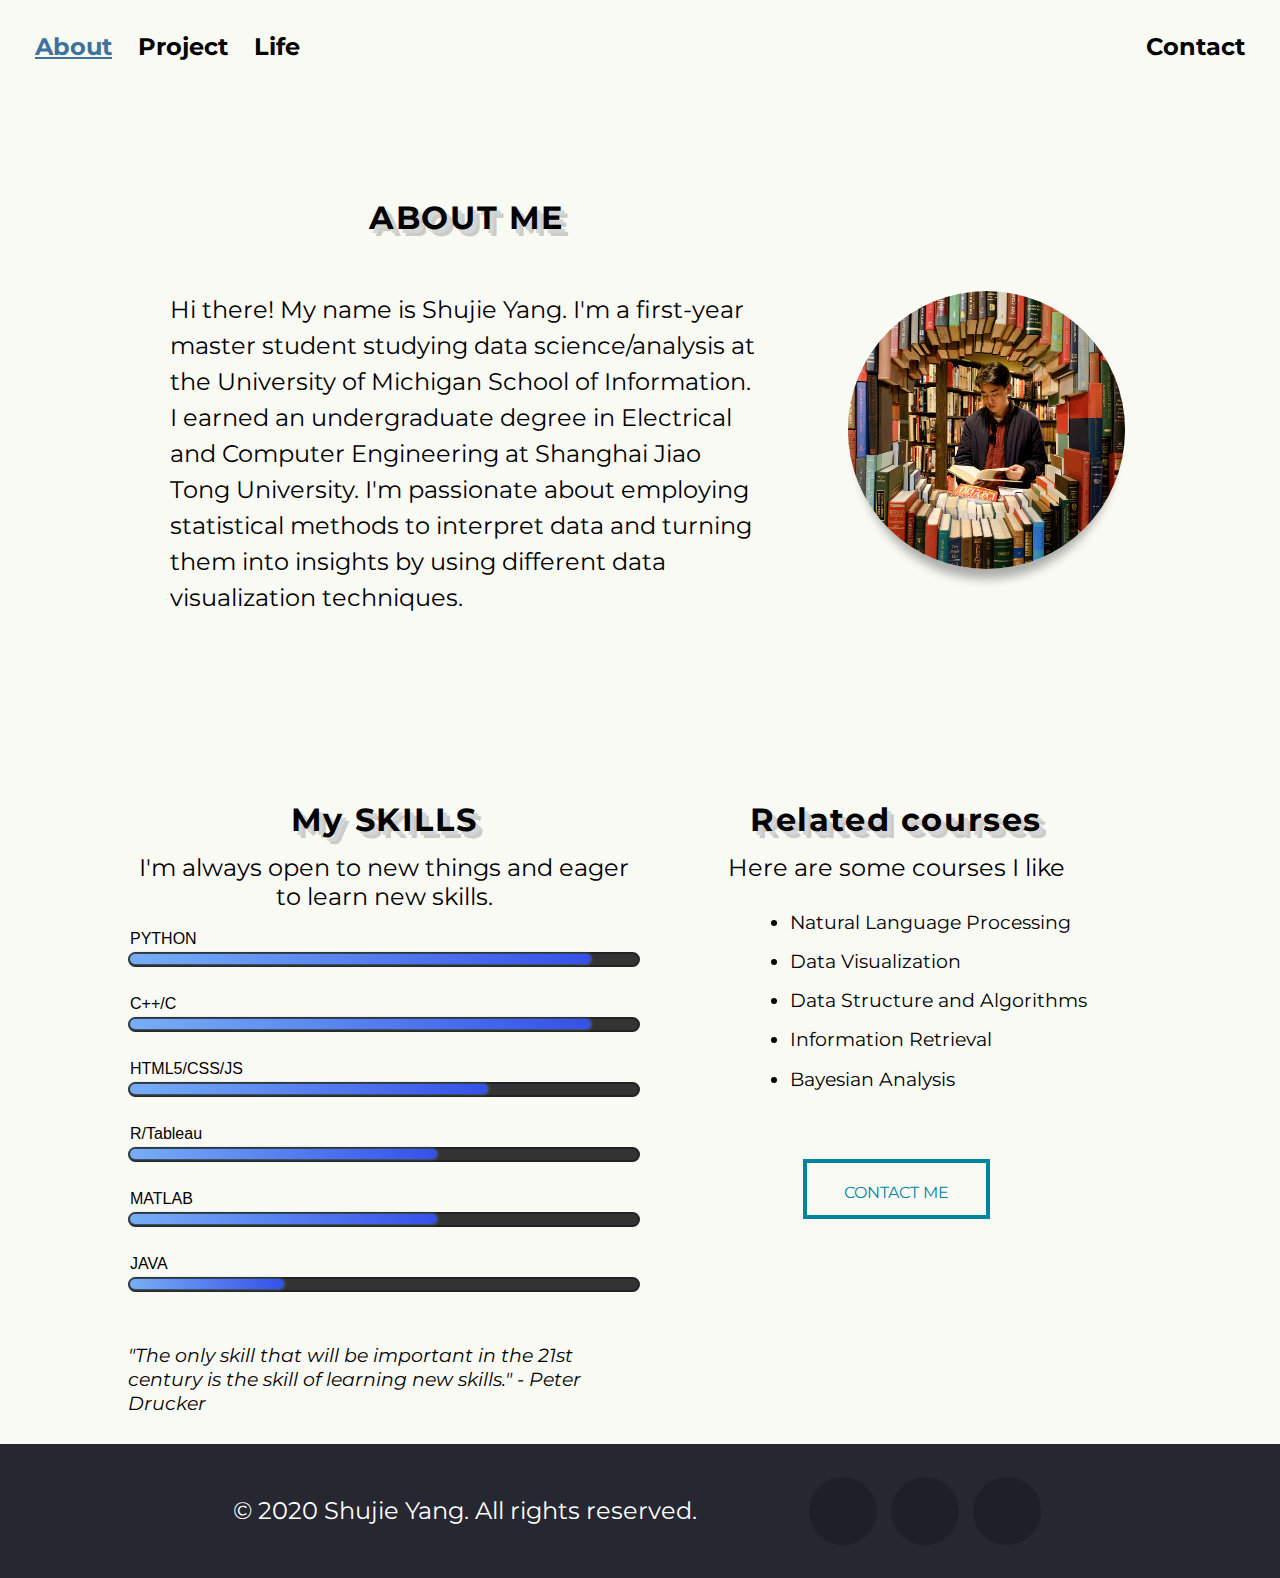
<file: index.html>
<!DOCTYPE html>
<html lang="en">
  <head>
    <meta charset="utf-8">
    <meta name="viewport" content="width=device-width, initial-scale=1.0">
    <link href="https://fonts.googleapis.com/css?family=Open+Sans" rel="stylesheet">
    <link href="https://fonts.googleapis.com/css?family=Montserrat:400" rel="stylesheet">
    <link rel="stylesheet" type="text/css" href="css/html5reset.css">
    <link rel="stylesheet" type="text/css" href="css/style.css">
    <!-- Global site tag (gtag.js) - Google Analytics -->
    <script async src="https://www.googletagmanager.com/gtag/js?id=UA-161144294-1"></script>
    <script>
      window.dataLayer = window.dataLayer || [];
      function gtag(){dataLayer.push(arguments);}
      gtag('js', new Date());

      gtag('config', 'UA-161144294-1');
    </script>
    <title>Shujie Yang</title>
  </head>
  <body>
    <main>
      <div class="skip"><a href="#main">Skip to Main Content</a></div>

      <div class="intro">
        <nav class="life">
          <ul>
          <!-- <li><a href="index.html">Home</a></li> -->
          <li><a class="current" href="index.html">About</a></li>
          <li><a href="project.html">Project</a></li>
          <li><a href="life.html">Life</a></li>
          <li><a href="contact.html" class="right">Contact</a></li>
          </ul>
        </nav>
      </div>



      <div class="aboutContainer" id="main">

        <!-- <h1></h1> -->
        <div>
          <h1 class="black retroshadow">
            ABOUT ME
          </h1>
          <p class="aboutText">
            Hi there! My name is Shujie Yang. I'm a first-year master student studying data science/analysis at the University of Michigan School of Information.
            I earned an undergraduate degree in Electrical and Computer Engineering at Shanghai Jiao Tong University. I'm passionate about employing statistical methods
            to interpret data and turning them into insights by using different data visualization techniques.
          </p>
        </div>


        <img id="image1" src="images/book.jpg" alt="" class="rounded-circle"/>

      </div>


      

      <div class="skillContainer">
        <div class="skillContent">
          <div class="col">
            <h2 class="black retroshadow">My SKILLS</h2>
            <p>I'm always open to new things and eager to learn new skills. </p>
            <ul id="skill">
            <li><span class="expand python"></span><em>PYTHON</em></li>
            <li><span class="expand cpp"></span><em>C++/C</em></li>
            <li><span class="expand web"></span><em>HTML5/CSS/JS</em></li>
            <li><span class="expand r"></span><em>R/Tableau</em></li>
            <li><span class="expand matlab"></span><em>MATLAB</em></li>
            <li><span class="expand java"></span><em>JAVA</em></li>
            </ul>
            <small>
              <!-- “We keep moving forward, opening new doors, and doing new things, because we’re curious and curiosity keeps leading us down new paths.” –Walt Disney -->
              "The only skill that will be important in the 21st century is the skill of learning new skills." - Peter Drucker
            </small>
          </div>

          <div class="course">
            <h2 class="black retroshadow">Related courses</h2>
            <p>Here are some courses I like</p>
            <ul class="courseList">
              <li>Natural Language Processing</li>
              <li>Data Visualization</li>
              <li>Data Structure and Algorithms</li>
              <li>Information Retrieval</li>
              <li>Bayesian Analysis</li>
            </ul>

            
            <div class="buttonContainer">
              <a href="contact.html" title="Contact Me" class="outline-button">Contact Me</a>  
            </div>

          </div>
        </div>
      </div>
      
      <footer>
        <div class="footerContent">
          <p>&copy; 2020 Shujie Yang. All rights reserved.</p>

            <ul class="social-networks square spin-icon">
              <li><a href="https://www.linkedin.com/in/shujie-yang-1ab812173/" class="icon-linkedin">LinkedIn</a></li>
              <!-- <li><a href="https://twitter.com/" class="icon-twitter">Twitter</a></li> -->
              <!-- <li><a href="https://www.facebook.com/" class="icon-facebook">Facebook</a></li> -->
              <!-- <li><a href="https://twitch.tv" class="icon-twitch">Twitch</a></li> -->
              <li><a href="https://github.com/AWDawson" class="icon-github">GitHub</a></li>
              <!-- <li><a href="https://pinterest.com" class="icon-pinterest">Pinterest</a></li> -->
              <li><a href="https://www.instagram.com/awdawson_/" class="icon-instagram">Instagram</a></li>
              <!-- <li><a href="https://vimeo.com" class="icon-vimeo">Vimeo</a></li> -->
            </ul>
          </div>
      </footer>

    </main>
  </body>
</html>
</file>
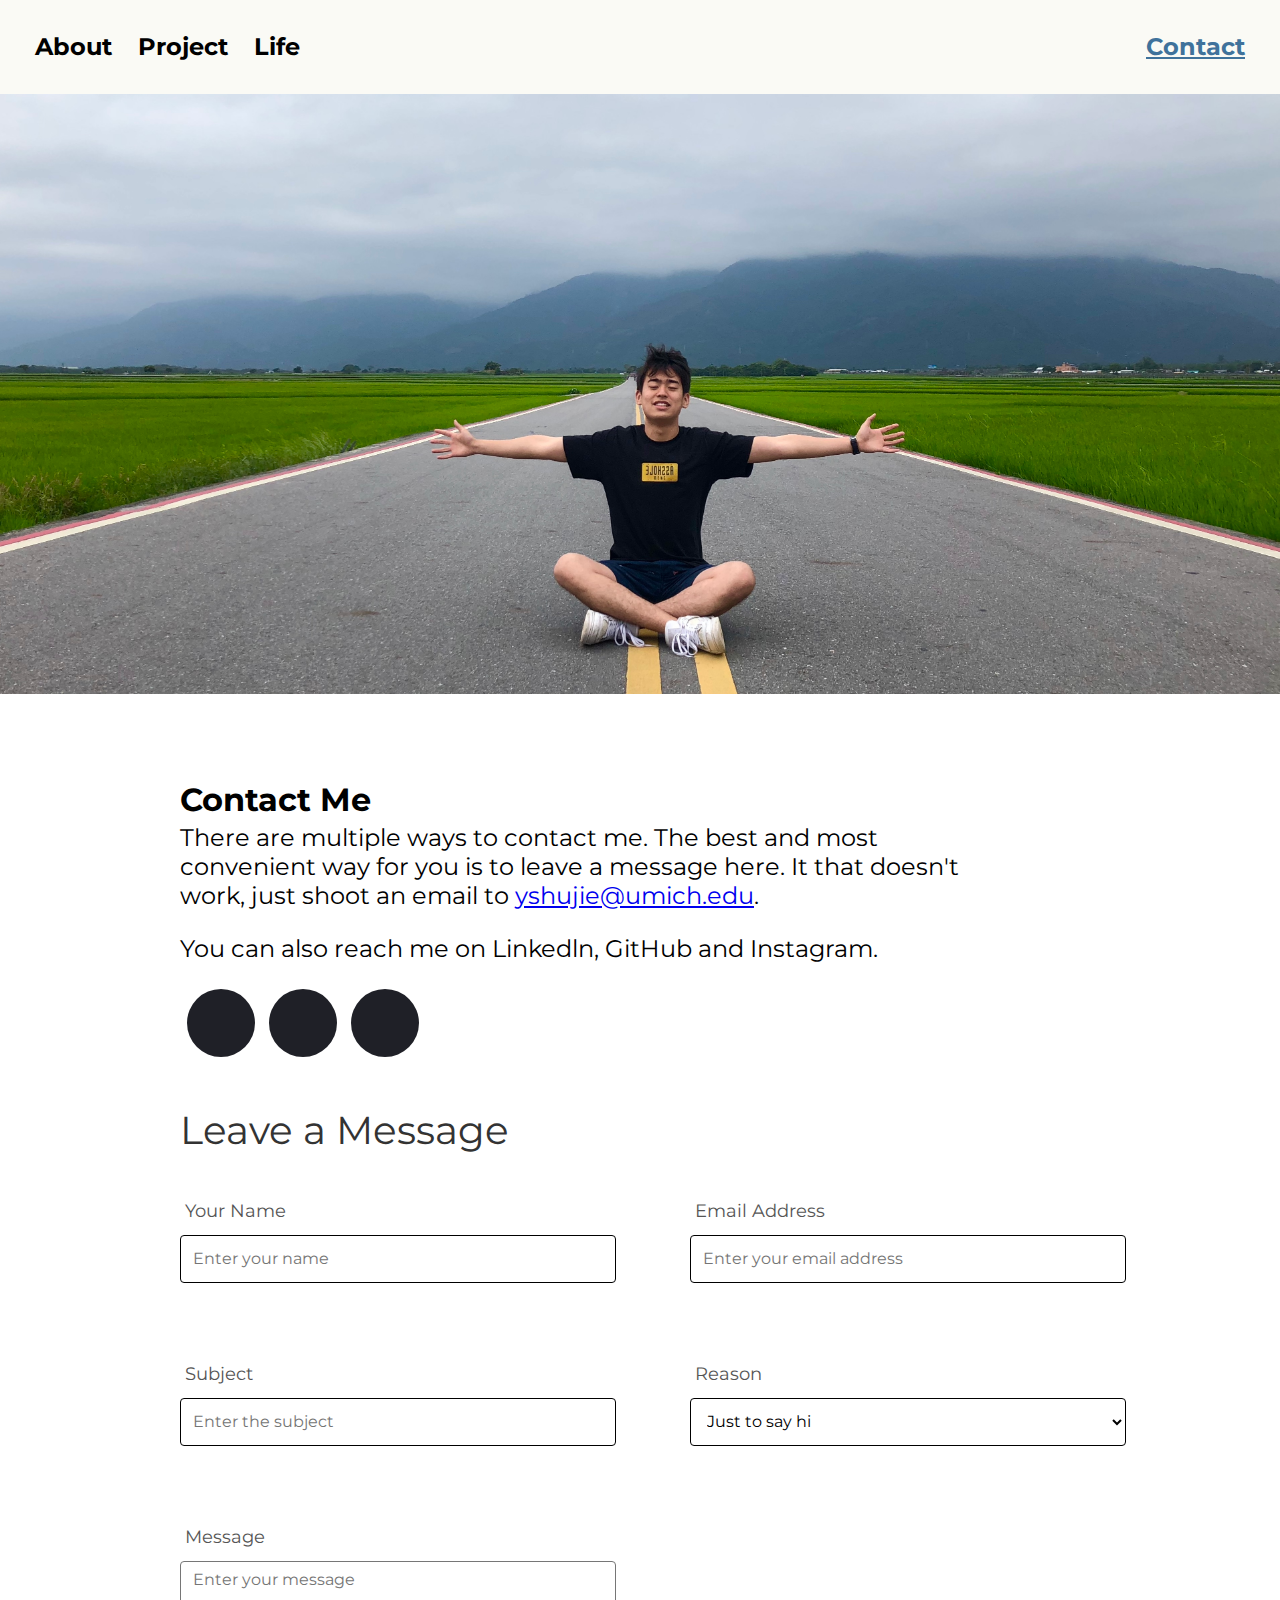
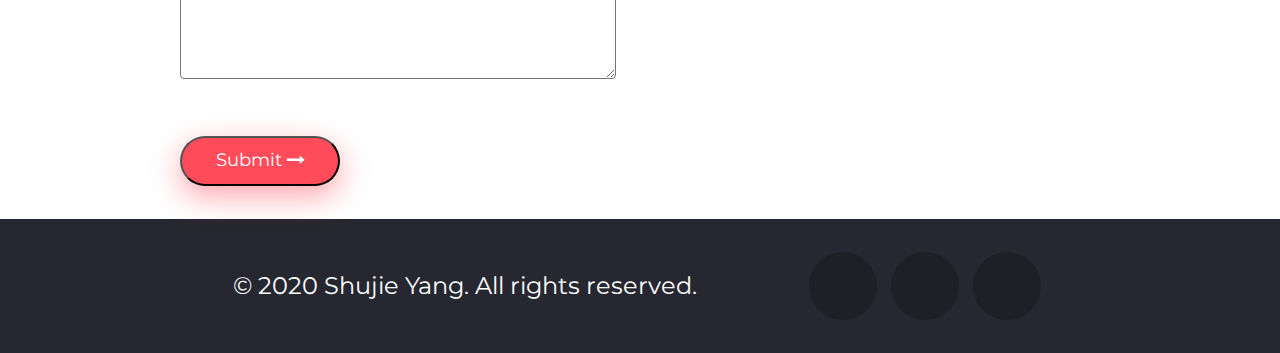
<file: contact.html>
<!DOCTYPE html>
<html lang="en">

	<head>
		<meta charset="utf-8">
    <meta name="viewport" content="width=device-width, initial-scale=1.0">
		<link href="https://fonts.googleapis.com/css?family=Open+Sans" rel="stylesheet">
		<link href="https://fonts.googleapis.com/css?family=Montserrat:400" rel="stylesheet">

		<link rel="stylesheet" type="text/css" href="fonts/font-awesome-4.7.0/css/font-awesome.min.css">
    <link rel="stylesheet" type="text/css" href="css/html5reset.css">
		<link rel="stylesheet" type="text/css" href="css/style.css">
		<!-- Global site tag (gtag.js) - Google Analytics -->
		<script async src="https://www.googletagmanager.com/gtag/js?id=UA-161144294-1"></script>
		<script>
			window.dataLayer = window.dataLayer || [];
			function gtag(){dataLayer.push(arguments);}
			gtag('js', new Date());

			gtag('config', 'UA-161144294-1');
		</script>
    <title>Shujie Yang</title>
	</head>

	<body class="contact">
		<main>
			<div class="skip"><a href="#main">Skip to Main Content</a></div>

			<div class="contactContainter">

				<nav class="contact">
					<ul>
					<!-- <li><a href="index.html">Home</a></li> -->
					<li><a href="index.html">About</a></li>
					<li><a href="project.html">Project</a></li>
					<li><a href="life.html">Life</a></li>
					<li><a class="current right" href="contact.html">Contact</a></li>
					</ul>
				</nav>

				<div class="parallax">
					<!-- <img src="images/road.jpg" alt="" class="parallax"> -->
				</div>



				<div class="wrap-contact" id="main">
					<form action="https://formspree.io/xknzzjey" method="POST">
						<fieldset>
							<div class="contactForm">
								<h1 class="black">
									Contact Me
								</h1>
								<p>There are multiple ways to contact me. The best and most convenient way for you is to
									leave a message here. It that doesn't work, just shoot an email to  
									<a href="mailto:yshujie@umich.com" target="_top">yshujie@umich.edu</a>.
								</p>

								<p>
									You can also reach me on Linkedln, GitHub and Instagram.								</p>
									<ul class="social-networks square spin-icon">
										<li><a href="https://www.linkedin.com/" class="icon-linkedin black">LinkedIn</a></li>
										<!-- <li><a href="https://twitter.com/" class="icon-twitter">Twitter</a></li> -->
										<!-- <li><a href="https://www.facebook.com/" class="icon-facebook">Facebook</a></li> -->
										<!-- <li><a href="https://twitch.tv" class="icon-twitch">Twitch</a></li> -->
										<li><a href="https://github.com/AWDawson" class="icon-github black">GitHub</a></li>
										<!-- <li><a href="https://pinterest.com" class="icon-pinterest">Pinterest</a></li> -->
										<li><a href="https://www.instagram.com/awdawson_/" class="icon-instagram black">Instagram</a></li>
										<!-- <li><a href="https://vimeo.com" class="icon-vimeo">Vimeo</a></li> -->
									</ul>


								<span>

								</span>




								<span class="form-title">
									Leave a Message
								</span>

								<div class="wrap-input rs1-wrap-input">
									<label for ="name">Your Name</label>
									<input type="text" id ="name" name="fname" placeholder="Enter your name"/> 
								</div>

								<div class="wrap-input rs1-wrap-input">
									<label for ="email">Email Address</label>
									<input type="text" id="email" name ="em" placeholder="Enter your email address"/> 
								</div>

								<div class="wrap-input rs1-wrap-input">
									<label for ="subject">Subject</label>
									<input type="text" id="subject" name ="sub" placeholder="Enter the subject"/> 
								</div>

								<div class="wrap-input rs1-wrap-input">
									<label for ="reason">Reason</label>
									<select id="reason" name ="why">
									<option> Just to say hi </option>
									<option> Job </option>
									<option> Business </option>
									</select>
								</div>

								<div class="wrap-input rs1-wrap-input">
									<label for ="message">Message</label>
									<textarea id = "message" name="_message" required placeholder="Enter your message"></textarea>
								</div>

								<div class="container-contact100-form-btn">
									<button class="contact100-form-btn">
										<span>
											Submit
											<i class="fa fa-long-arrow-right m-l-7" aria-hidden="true"></i>
										</span>
									</button>
								</div>

							</div>

						</fieldset>
					</form>
				</div>

				<footer>
					<div class="footerContent">
						<p>&copy; 2020 Shujie Yang. All rights reserved.</p>

							<ul class="social-networks square spin-icon">
								<li><a href="https://www.linkedin.com/in/shujie-yang-1ab812173/" class="icon-linkedin">LinkedIn</a></li>
								<!-- <li><a href="https://twitter.com/" class="icon-twitter">Twitter</a></li> -->
								<!-- <li><a href="https://www.facebook.com/" class="icon-facebook">Facebook</a></li> -->
								<!-- <li><a href="https://twitch.tv" class="icon-twitch">Twitch</a></li> -->
								<li><a href="https://github.com/AWDawson" class="icon-github">GitHub</a></li>
								<!-- <li><a href="https://pinterest.com" class="icon-pinterest">Pinterest</a></li> -->
								<li><a href="https://www.instagram.com/awdawson_/" class="icon-instagram">Instagram</a></li>
								<!-- <li><a href="https://vimeo.com" class="icon-vimeo">Vimeo</a></li> -->
							</ul>
						</div>
				</footer>

			</div>



			
		</main>
	</body>

</html>
</file>
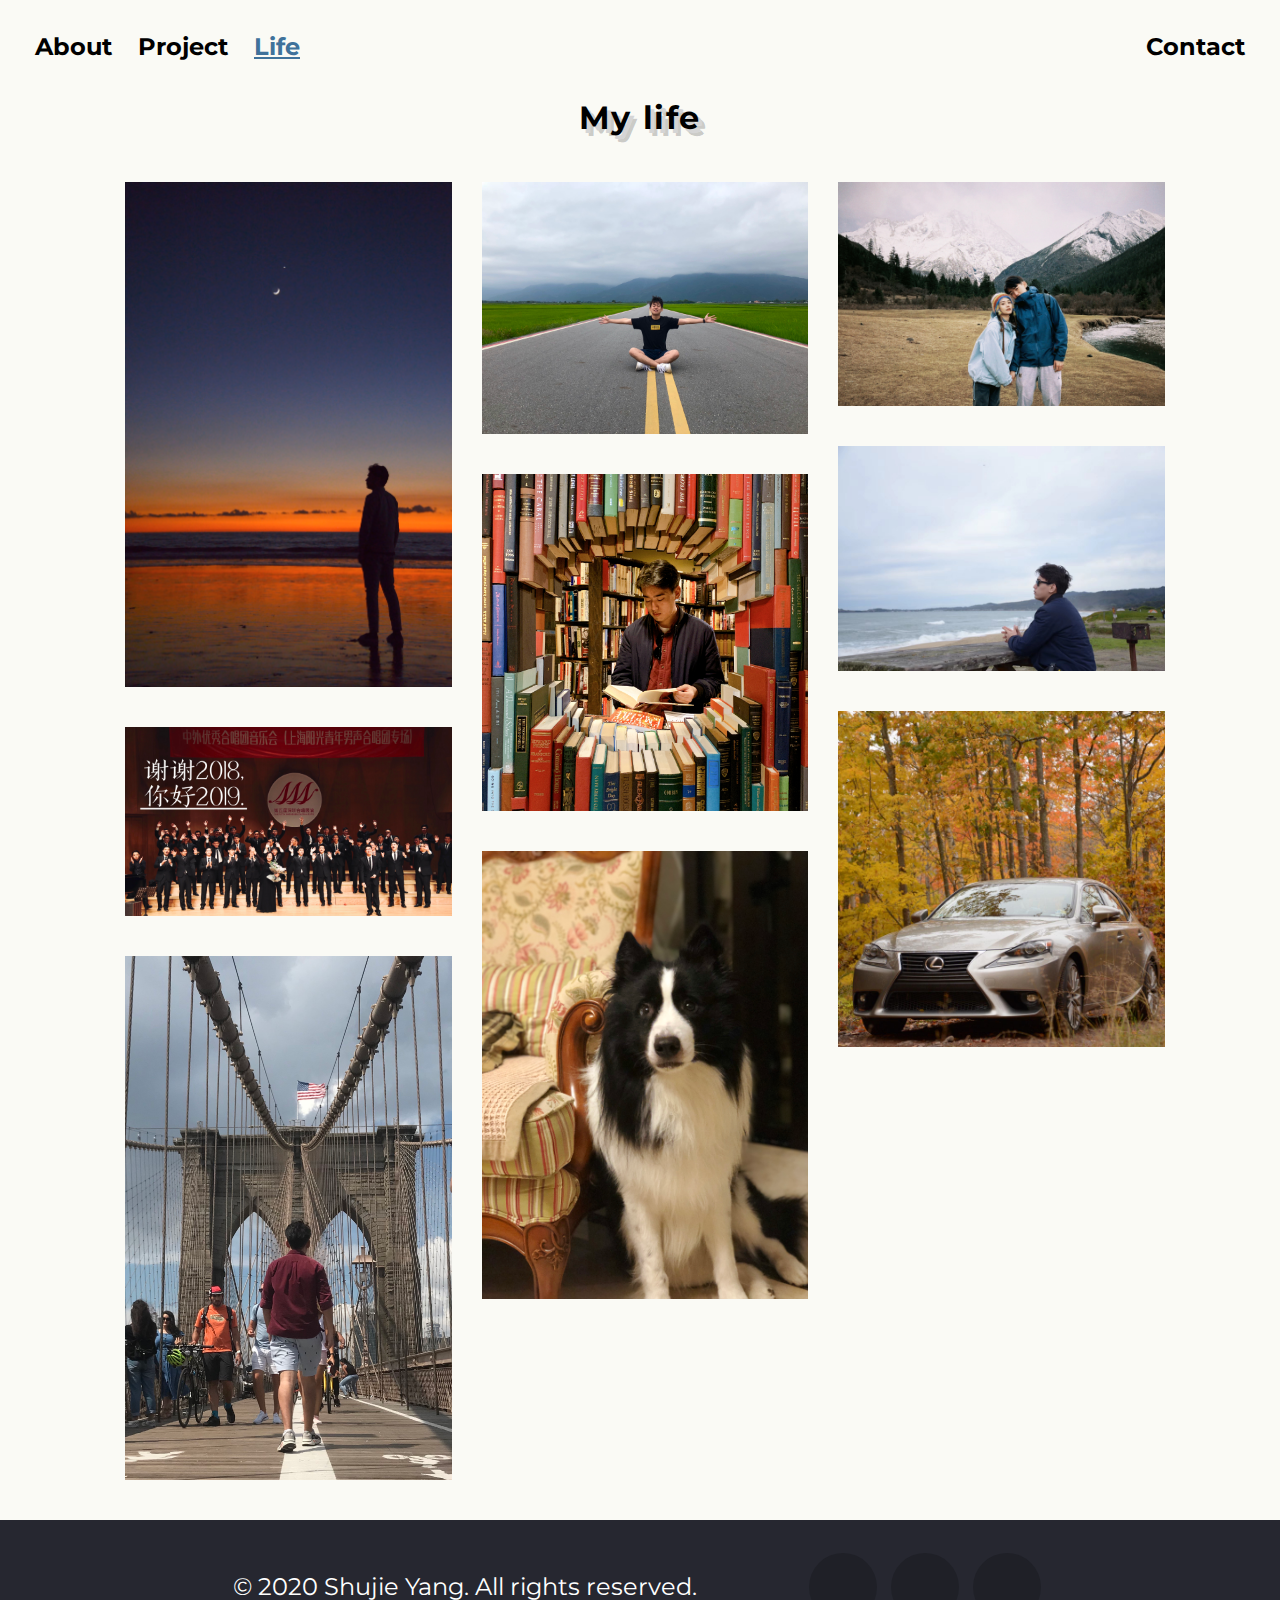
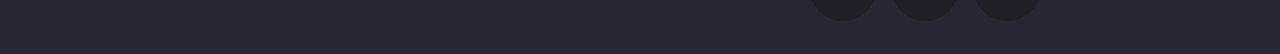
<file: life.html>
<!DOCTYPE html>
<html lang="en">
  <head>
    <meta charset="utf-8">
    <meta name="viewport" content="width=device-width, initial-scale=1.0">
    <link href="https://fonts.googleapis.com/css?family=Open+Sans" rel="stylesheet">
    <link href="https://fonts.googleapis.com/css?family=Montserrat:400" rel="stylesheet">

    <link rel="stylesheet" type="text/css" href="css/html5reset.css">
    <link rel="stylesheet" type="text/css" href="css/style.css">
    <!-- Global site tag (gtag.js) - Google Analytics -->
    <script async src="https://www.googletagmanager.com/gtag/js?id=UA-161144294-1"></script>
    <script>
      window.dataLayer = window.dataLayer || [];
      function gtag(){dataLayer.push(arguments);}
      gtag('js', new Date());

      gtag('config', 'UA-161144294-1');
    </script>
    <title>Shujie Yang</title>
  </head>
  <body>
    <main>
      <div class="skip"><a href="#main">Skip to Main Content</a></div>

      <div class="intro">
        <nav class="life">
          <ul>
          <!-- <li><a href="index.html">Home</a></li> -->
          <li><a href="index.html">About</a></li>
          <li><a href="project.html">Project</a></li>
          <li><a class="current" href="life.html">Life</a></li>
          <li><a href="contact.html" class="right">Contact</a></li>
          </ul>
        </nav>

      </div>

      <h1 class="black retroshadow" id="main">
        My life
      </h1>

      <div class="gallery">

        <div class="column">
          <div class="card">
            <img src="images/background-2.jpeg" alt="Sunset on the Santa Monica Beach" />

            <div class="overlay">
              <h2>Los Angeles</h2>
              <p>Sunset on the Santa Monica Beach</p>
            </div>

          </div>
          <div class="card cardLarge">
            <img src="images/choir.jpg" alt="The Choir I've stayed for more than 5 years" />
            <div class="overlay">
              <h2>Shenzhen</h2>
              <p>The Choir I've stayed for more than 5 years</p>
            </div>
          </div>
          <div class="card">
            <img src="images/bridge.jpg" alt="Brooklyn Bridge" />
            <div class="overlay">
              <h2>New York City</h2>
              <p>Brooklyn Bridge</p>
            </div>
          </div>
        </div>

        <div class="column">
          <div class="card">
            <img src="images/road.jpg" alt="Mr. Brown Avenue" />
            <div class="overlay">
              <h2>Taiwan</h2>
              <p>Mr. Brown Avenue</p>
            </div>
          </div>

          <div class="card">
            <img src="images/book.jpg" alt="The Last Bookstore" />
            <div class="overlay">
              <h2>Los Angeles</h2>
              <p>The Last Bookstore</p>
            </div>
          </div>
          <div class="card">
            <img src="images/bear.jpg" alt="My dog and his name is Bear" />
            <div class="overlay">
              <h2>Shanghai</h2>
              <p>My dog and his name is Bear</p>
            </div>
          </div>
        </div>


        <div class="column">
          <div class="card">
            <img src="images/mountain.JPG" alt="Snow Mountain" />
            <div class="overlay">
              <h2>Sichuan</h2>
              <p>Snow Mountain</p>
            </div>
          </div>
          <div class="card">
            <img src="images/sea.jpeg" alt="Pacific Coast Highway Road Trip" />
            <div class="overlay">
              <h2>California</h2>
              <p>Pacific Coast Highway Road Trip</p>
            </div>
          </div>
          <div class="card">
            <img src="images/car.jpg" alt="My Lexus IS 300 in Michigan's Upper Peninsula" />
            <div class="overlay">
              <h2>Michigan</h2>
              <p>My Lexus IS 300 in Michigan's Upper Peninsula</p>
            </div>
          </div>
        </div>

      </div>
      
      
      <footer>
        <div class="footerContent">
          <p>&copy; 2020 Shujie Yang. All rights reserved.</p>

            <ul class="social-networks square spin-icon">
              <li><a href="https://www.linkedin.com/in/shujie-yang-1ab812173/" class="icon-linkedin">LinkedIn</a></li>
              <!-- <li><a href="https://twitter.com/" class="icon-twitter">Twitter</a></li> -->
              <!-- <li><a href="https://www.facebook.com/" class="icon-facebook">Facebook</a></li> -->
              <!-- <li><a href="https://twitch.tv" class="icon-twitch">Twitch</a></li> -->
              <li><a href="https://github.com/AWDawson" class="icon-github">GitHub</a></li>
              <!-- <li><a href="https://pinterest.com" class="icon-pinterest">Pinterest</a></li> -->
              <li><a href="https://www.instagram.com/awdawson_/" class="icon-instagram">Instagram</a></li>
              <!-- <li><a href="https://vimeo.com" class="icon-vimeo">Vimeo</a></li> -->
            </ul>
          </div>
      </footer>

    </main>
  </body>
</html>
</file>
<file: css/style.css>
/*//////////////////////////////////////////////////////////////////
[ FONT ]*/

@font-face {
  font-family: Poppins-Regular;
  src: url('../fonts/poppins/Poppins-Regular.ttf'); 
}

@font-face {
  font-family: Poppins-Medium;
  src: url('../fonts/poppins/Poppins-Medium.ttf'); 
}

@font-face {
  font-family: Poppins-Bold;
  src: url('../fonts/poppins/Poppins-Bold.ttf'); 
}

@font-face {
  font-family: Poppins-SemiBold;
  src: url('../fonts/poppins/Poppins-SemiBold.ttf'); 
}

html{
  scroll-behavior: smooth;
}

body{
  background-color: #fafaf5;
  font-family: Montserrat, Poppins-Regular;;
  font-size: 24px;
  margin: 0;
  padding: 0;
}

body#index-body{
  background-image: url("../images/background.jpeg");
  background-size: cover;
}

footer#index-footer{
  color: #fff;
}




h1, h2{
  color: #fff;
  font-size: 32px;
  line-height: 1.5;
  text-align: center;
}

nav{
  /* background-color: #ddd; */
  text-align: left;
  padding: 35px 35px;
  align-self: center;
}


nav li{
  display:inline;
  padding-right:20px;
}

nav li a.right{
  float: right;
}

nav a{
  color: white;
  font-weight: bold;
  text-decoration: none;
  font-family: Montserrat, Poppins-Regular;
}

nav a:hover{
  text-decoration: underline;
}

.skip a{
  background: #fff;
  left: 0;
  padding: 6px;
  -webkit-transition: top 1s ease-out;
  transition: top 1s ease-out;
  z-index: 1;

  /*Your code here - position relative to the parent */
  position: absolute;
  /*Your code here - place 40px higher */;
  top: -40px;
}

.skip a:focus{
  top:0px;
}
 

/* *:focus{
  border: 2px solid #000;
} */

footer{
  background-color: transparent;
  background: #262730 url(https://s3-us-west-2.amazonaws.com/s.cdpn.io/93/noise-bg.png) repeat 0 0;
  color: #000;
  color: #fff;
  text-align: center;
}

.footerContent{
  display: flex;
  padding: 33px 180px 33px 180px;
  flex-wrap: wrap;
  justify-content: space-around;
  align-items: center;
  position: relative;
}

.intro{
  /* Parallax effect */
  /* background-attachment: fixed; 
  background-position: center;
  background-repeat: no-repeat; 
  background-size: cover;     
  height: 1000px;  */
  /* Parallax effect */
  /* background-color: #000; */
  color: #fff;
  grid-column: 1 / -1;
  grid-row: 1 / span 1;
  /* background-image: url('../images/sunset2.jpeg'); */
}

header h1{
  font-size: 60px;
}

header p{
  color: white;
  font-size: 28px;
  padding: 0 100px;
  text-align: center;
}

.container{
  display: grid;
  grid-template-columns: auto 600px auto;
  grid-template-rows: 900px 20px;
}

.text-block{
  background-color: rgba(255, 255, 255, .8);
  border: 10px solid #000;
  padding: 30px;
  align-self: center;
}

li.right{
  float: right;
}

/*==================================================================
[ Landing Page ]*/
.large-header {
	position: relative;
	width: 100%;
	background: #333;
	overflow: hidden;
	background-size: cover;
	background-position: center center;
	z-index: 1;
}

#large-header {
	background-image: url('https://www.marcoguglie.it/Codepen/AnimatedHeaderBg/demo-1/img/demo-1-bg.jpg');
}

.main-title {
	position: absolute;
	margin: 0;
	padding: 0;
	color: #f9f1e9;
	text-align: center;
	top: 50%;
	left: 50%;
	-webkit-transform: translate3d(-50%,-50%,0);
	transform: translate3d(-50%,-50%,0);
}

.demo-canvas .main-title {
	text-transform: uppercase;
	font-size: 4.2em;
	letter-spacing: 0.1em;
}

.main-title .thin {
	font-weight: 200;
}


/*==================================================================
[ Contact Page ]*/

.contactContainer{
  display: grid;
  grid-template-columns: auto 600px auto;
  grid-template-rows: 1000px 1000px 300px;
}

.wrap-contact {
  display: flex;
  flex-wrap: wrap;
  justify-content: center;
  align-items: center;

  /* width: 1170px; */
  background: #fff;

  /* background: #F5FCEE ; */
  /* border: 1px black solid; */
  /* border-radius: 10px; */
  padding: 82px 180px 33px 180px;
  position: relative;
}

.wrap-input {
  width: 100%;
  position: relative;
  /* border-bottom: 2px solid #d9d9d9; */
  padding-bottom: 13px;
  margin-bottom: 65px;
}

.rs1-wrap-input {
  width: calc((100% - 100px) / 2);
}

nav.contact a{
  color: #000;
}

label{
  display: block;
  color: #555;
  margin-bottom: 10px;
  font-size: 18px;
  line-height: 1.5;
  padding-left: 5px;
  font-family: Montserrat, Poppins-Regular;
}

fieldset{
  border-radius: 10px;
}

.contactForm{
  display: flex;
  flex-wrap: wrap;
  justify-content: space-between;
}

.contactForm p{
  margin: 0 100px 25px 0;
  line-height: 1.2;
}



.form-title {
  display: block;
  width: 100%;
  font-size: 39px;
  color: #333333;
  line-height: 1.2;
  text-align: left;
  padding-top: 50px;
  padding-bottom: 44px;
  font-family: Montserrat, Poppins-Bold;
}



input[type=text], input[type=submit], select{
  display: block;
  background: transparent;
  border: 1px solid black;
  width: 100%;
  height: 30px;
  padding: 8px 12px;
  -webkit-box-sizing: content-box;
  -moz-box-sizing: content-box;
  box-sizing: content-box;
  border-radius: 4px;
  font-size: 16px;
  /* color: #555; */
  line-height: 1.2;
  font-family: Montserrat, Poppins-SemiBold;
}

textarea{
  width: 100%;
  height: 100px;
  padding: 8px 12px;
  border-radius: 4px;
  font-size: 16px;
  -webkit-box-sizing: content-box;
  -moz-box-sizing: content-box;
  box-sizing: content-box;
  font-family: Montserrat, Poppins-SemiBold;
}

input, textarea, select{
  background-color:#FFFFFF;
}

input:focus{
  border: 2px solid black;
}

.parallax {
  /* The image used */
  background-image: url("../images/road2.jpg");

  /* Full height */
  height: 600px;

  /* Create the parallax scrolling effect */
  background-attachment: fixed;
  background-position: center;
  background-repeat: no-repeat;
  background-size: cover;
}

/*==================================================================
[ Button ]*/

.container-contact100-form-btn {
  width: 100%;
  display: -webkit-box;
  display: -webkit-flex;
  display: -moz-box;
  display: -ms-flexbox;
  display: flex;
  flex-wrap: wrap;
  margin-top: -25px;
}

.contact100-form-btn {
  display: -webkit-box;
  display: -webkit-flex;
  display: -moz-box;
  display: -ms-flexbox;
  display: flex;
  justify-content: center;
  align-items: center;
  padding: 0 20px;
  min-width: 160px;
  height: 50px;
  background-color: #ff4b5a;
  /* background-color: #33B8FF; */
  border-radius: 25px;

  font-family: Montserrat, Poppins-Medium;
  font-size: 18px;
  color: #fff;
  line-height: 1.2;

  -webkit-transition: all 0.4s;
  -o-transition: all 0.4s;
  -moz-transition: all 0.4s;
  transition: all 0.4s;

  box-shadow: 0 10px 30px 0px rgba(255, 75, 90, 0.5); 
  -moz-box-shadow: 0 10px 30px 0px rgba(255, 75, 90, 0.5);
  -webkit-box-shadow: 0 10px 30px 0px rgba(255, 75, 90, 0.5);
  -o-box-shadow: 0 10px 30px 0px rgba(255, 75, 90, 0.5);
  -ms-box-shadow: 0 10px 30px 0px rgba(255, 75, 90, 0.5);
}

.contact100-form-btn i {
  -webkit-transition: all 0.4s;
  -o-transition: all 0.4s;
  -moz-transition: all 0.4s;
  transition: all 0.4s;
}

.contact100-form-btn:hover {
  background-color: #333333;
  box-shadow: 0 10px 30px 0px rgba(51, 51, 51, 0.5);
  -moz-box-shadow: 0 10px 30px 0px rgba(51, 51, 51, 0.5);
  -webkit-box-shadow: 0 10px 30px 0px rgba(51, 51, 51, 0.5);
  -o-box-shadow: 0 10px 30px 0px rgba(51, 51, 51, 0.5);
  -ms-box-shadow: 0 10px 30px 0px rgba(51, 51, 51, 0.5);
}

.contact100-form-btn:hover i {
  -webkit-transform: translateX(10px);
  -moz-transform: translateX(10px);
  -ms-transform: translateX(10px);
  -o-transform: translateX(10px);
  transform: translateX(10px);
}

/*==================================================================
[ Gallery ]*/

nav.life a{
  color: #000;
}

h1.black, h2.black {
  color: #000;
  font-family: Montserrat;
}

.gallery{
  display: flex;
  flex-direction: row;
  flex-wrap: wrap;
  justify-content: center;
  margin: 20px 100px 20px ;
}

.column{
  display: flex;
  flex-wrap: wrap;
  flex-direction: column;
  width: 33%;
}

.card > img{
  margin: 10px;
  width: 100%;
  display: block;
  position: relative;
  -webkit-transition: all 0.35s;
  transition: all 0.35s;
}

.card{
  margin: 10px;
  overflow: hidden;
  float: left;
  position: relative;
  text-align: center;
  cursor: default;
}

.card .overlay {
  position: absolute;
  overflow: hidden;
  width: 80%;
  height: 80%;
  left: 10%;
  top: 10%;
  border-bottom: 1px solid #FFF;
  border-top: 1px solid #FFF;
  -webkit-transition: opacity 0.35s, -webkit-transform 0.35s;
  transition: opacity 0.35s, transform 0.35s;
  -webkit-transform: scale(0,1);
  -ms-transform: scale(0,1);
  transform: scale(0,1);
}

.card:hover .overlay {
  opacity: 1;
  filter: alpha(opacity=100);
  -webkit-transform: scale(1);
  -ms-transform: scale(1);
  transform: scale(1);
}

.card:hover img {
  filter: url('data:image/svg+xml;charset=utf-8,<svg xmlns="http://www.w3.org/2000/svg"><filter id="filter"><feComponentTransfer color-interpolation-filters="sRGB"><feFuncR type="linear" slope="0.6" /><feFuncG type="linear" slope="0.6" /><feFuncB type="linear" slope="0.6" /></feComponentTransfer></filter></svg>#filter');
  filter: brightness(0.6);
  -webkit-filter: brightness(0.6);
}

.card h2, .card h1 {
  text-transform: uppercase;
  text-align: center;
  position: relative;
  font-size: 17px;
  background-color: transparent;
  color: #FFF;
  padding: 1em 0;
  opacity: 0;
  filter: alpha(opacity=0);
  -webkit-transition: opacity 0.35s, -webkit-transform 0.35s;
  transition: opacity 0.35s, transform 0.35s;
  -webkit-transform: translate3d(0,-100%,0);
  transform: translate3d(0,-100%,0);
}

.card a, .card p {
  color: #FFF;
  padding: 1em 0;
  opacity: 0;
  filter: alpha(opacity=0);
  -webkit-transition: opacity 0.35s, -webkit-transform 0.35s;
  transition: opacity 0.35s, transform 0.35s;
  -webkit-transform: translate3d(0,100%,0);
  transform: translate3d(0,100%,0);
}

.card:hover a, .card:hover p, .card:hover h2 {
  opacity: 1;
  filter: alpha(opacity=100);
  -webkit-transform: translate3d(0,0,0);
  transform: translate3d(0,0,0);
}

.caption-text > h1{
  font-size: 20px;
}

.caption-text > p{
  font-size: 16px;
}


/*==================================================================
[ About ]*/

.aboutContainer{
  display: grid;
  grid-template-columns: 2fr 1fr;
  /* grid-template-rows: 900px 20px; */
  margin: 100px 120px 100px;
}

.aboutText{
  margin: 50px;
  line-height: 150%;
}

img.rounded-circle{
  border-radius: 50%;
  width: 80%;
  margin:auto;
  box-shadow: 0 20px 10px -10px #06060750;
}

nav a.current{
  font-family: Montserrat, Poppins-Bold;
  /* color: #ff4b5a; */
  /* color: #33B8FF; */
  color: #3f729b;
  text-decoration: underline;
}

/*==================================================================
[ Skill ]*/

.skillContent small{
  font-style: italic;
  font-size: 80%;
}

.skillContent p{
  padding: 10px 0;
  line-height: 1.2;
  text-align: center;
}

.skillContainer {
  width: 80%;
  /* max-width: 600px; */
  margin: 0 auto;
  overflow: hidden;
}

.skillContent {
  display: grid;
  grid-template-columns: 1fr 1fr;
  width: 100%;
  margin: 0px auto;
  position: relative;
  float: left;
  padding: 30px 0 30px;
}
.col {
  position: relative;
  width: 100%;
  margin: 0px auto;
}

#skill {
  list-style: none;
  padding-top: 30px;
}

#skill li {
  margin-bottom: 50px;
  background: #333;
  height: 15px;
  border-radius: 10px;
  border: 2px solid #222;
}

#skill li em {
  position: relative;
  top: -30px;
  font-style: normal;
  font: 16px "Roboto Slab", sans-serif;
  font-weight: 300;
  color: black;
}

.expand {
  height: 10px;
  /* margin: 2px; */
  border-radius: 10px;
  background: linear-gradient(to right, #77aef5 0%, #3550e9 100%);
  position: absolute;
  box-shadow: 0px 0px 3px 1px rgba(84, 130, 162, 0.6);
}

.cpp {
  width: 90%;
  -moz-animation: cpp 2s ease-out;
  -webkit-animation: cpp 2s ease-out;
}
.python {
  width: 90%;
  -moz-animation: python 2s ease-out;
  -webkit-animation: python 2s ease-out;
}
.web {
  width: 70%;
  -moz-animation: web 2s ease-out;
  -webkit-animation: web 2s ease-out;
}
.r {
  width: 60%;
  -moz-animation: r 2s ease-out;
  -webkit-animation: r 2s ease-out;
}
.matlab {
  width: 60%;
  -moz-animation: matlab 2s ease-out;
  -webkit-animation: matlab 2s ease-out;
}
.java {
  width: 30%;
  -moz-animation: java 2s ease-out;
  -webkit-animation: java 2s ease-out;
}

@-moz-keyframes cpp {
  0% {
    width: 0px;
  }
  100% {
    width: 90%;
  }
}
@-moz-keyframes python {
  0% {
    width: 0px;
  }
  100% {
    width: 90%;
  }
}
@-moz-keyframes web {
  0% {
    width: 0px;
  }
  100% {
    width: 70%;
  }
}
@-moz-keyframes r {
  0% {
    width: 0px;
  }
  100% {
    width: 60%;
  }
}
@-moz-keyframes matlab {
  0% {
    width: 0px;
  }
  100% {
    width: 60%;
  }
}
@-moz-keyframes java {
  0% {
    width: 0px;
  }
  100% {
    width: 30%;
  }
}

@-webkit-keyframes cpp {
  0% {
    width: 0px;
  }
  100% {
    width: 90%;
  }
}
@-webkit-keyframes python {
  0% {
    width: 0px;
  }
  100% {
    width: 90%;
  }
}
@-webkit-keyframes web {
  0% {
    width: 0px;
  }
  100% {
    width: 70%;
  }
}
@-webkit-keyframes r {
  0% {
    width: 0px;
  }
  100% {
    width: 60%;
  }
}
@-webkit-keyframes matlab {
  0% {
    width: 0px;
  }
  100% {
    width: 60%;
  }
}
@-webkit-keyframes java {
  0% {
    width: 0px;
  }
  100% {
    width: 30%;
  }
}

/*==================================================================
[ Course ]*/

.courseList{
  margin-left: 150px;
}

.courseList li{
  margin: 20px 0;
  font-size: 80%;
}

/*==================================================================
[ Social Container]*/

@font-face {
  font-family: 'icomoon';
  src: url("https://s3-us-west-2.amazonaws.com/s.cdpn.io/93/icomoon.eot?3qkin2");
  src: url("https://s3-us-west-2.amazonaws.com/s.cdpn.io/93/icomoon.eot?#iefix3qkin2") format("embedded-opentype"), url("https://s3-us-west-2.amazonaws.com/s.cdpn.io/93/icomoon.woff?3qkin2") format("woff"), url("https://s3-us-west-2.amazonaws.com/s.cdpn.io/93/icomoon.ttf?3qkin2") format("truetype"), url("https://s3-us-west-2.amazonaws.com/s.cdpn.io/93/icomoon.svg?3qkin2#icomoon") format("svg");
  font-weight: normal;
  font-style: normal; 
}
.social-networks {
  margin: 0;
  padding: 0;
  font-size: 0;
  text-align: center;
}
.social-networks li {
  display: inline-block;
}
.social-networks a {
  display: block;
  position: relative;
  margin: 0 7px;
  width: 68px;
  height: 68px;
  font-size: 0;
  line-height: 0;
  text-align: center;
  text-decoration: none;
}
.social-networks a:before {
  content: "";
  position: absolute;
  top: 50%;
  left: 50%;
  width: 100%;
  height: 100%;
  margin-top: -50%;
  margin-left: -50%;
  border-radius: 100px;
  background-color: #1f2027;
  /* background-color: #424352; */

  -webkit-transition: all 400ms;
  transition: all 400ms;
}
.social-networks a:after {
  position: relative;
  display: block;
  font-family: 'icomoon';
  speak: none;
  font-style: normal;
  font-weight: normal;
  font-variant: normal;
  text-transform: none;
  line-height: 1;
  color: #fff;
  font-size: 26px;
  line-height: 66px;
}
.social-networks a:hover, .social-networks a:focus {
  text-decoration: none;
}
.social-networks.spin-icon a:hover:after, .social-networks.spin-icon a:focus:after {
  -webkit-transition: -webkit-transform 0.4s ease-out;
  transition: -webkit-transform 0.4s ease-out;
  transition: transform 0.4s ease-out;
  transition: transform 0.4s ease-out, -webkit-transform 0.4s ease-out;
  -webkit-transform: rotateZ(360deg);
          transform: rotateZ(360deg);
}
.social-networks.square a:hover:before, .social-networks.square a:focus:before {
  border-radius: 0;
}
.social-networks.bounce a:hover, .social-networks.bounce a:focus {
  -webkit-animation: bounce 1s;
          animation: bounce 1s;
}

.black{
  color:black;
}

.icon-linkedin, .icon-github, .icon-instagram{
  color: white;
}

.social-networks .icon-linkedin:after {
  content: "";
}
.social-networks .icon-linkedin:hover:before, .social-networks .icon-linkedin:focus:before {
  background: #0077b5;
}
.social-networks .icon-facebook:after {
  content: "";
}
.social-networks .icon-facebook:hover:before, .social-networks .icon-facebook:focus:before {
  background: #3b5998;
}
.social-networks .icon-twitter:after {
  content: "";
}
.social-networks .icon-twitter:hover:before, .social-networks .icon-twitter:focus:before {
  background: #00b0ed;
}
.social-networks .icon-github:after {
  content: "";
}
.social-networks .icon-github:hover:before, .social-networks .icon-github:focus:before {
  background: #4183c4;
}
.social-networks .icon-instagram:after {
  content: "";
}
.social-networks .icon-instagram:hover:before, .social-networks .icon-instagram:focus:before {
  background: #3f729b;
}
.social-networks .icon-vimeo:after {
  content: "";
}
.social-networks .icon-vimeo:hover:before, .social-networks .icon-vimeo:focus:before {
  background: #1ab7ea;
}
.social-networks .icon-twitch:after {
  content: "";
}
.social-networks .icon-twitch:hover:before, .social-networks .icon-twitch:focus:before {
  background: #6441a5;
}
.social-networks .icon-pinterest:after {
  content: "";
}
.social-networks .icon-pinterest:hover:before, .social-networks .icon-pinterest:focus:before {
  background: #cc2127;
}

@-webkit-keyframes bounce {
  0%, 20%, 53%, 80%, 100% {
    -webkit-transition-timing-function: cubic-bezier(0.215, 0.61, 0.355, 1);
            transition-timing-function: cubic-bezier(0.215, 0.61, 0.355, 1);
    -webkit-transform: translate3d(0, 0, 0);
            transform: translate3d(0, 0, 0);
  }
  40% {
    -webkit-transition-timing-function: cubic-bezier(0.755, 0.05, 0.855, 0.06);
            transition-timing-function: cubic-bezier(0.755, 0.05, 0.855, 0.06);
    -webkit-transform: translate3d(0, -6px, 0);
            transform: translate3d(0, -6px, 0);
  }
  70% {
    -webkit-transition-timing-function: cubic-bezier(0.755, 0.05, 0.855, 0.06);
            transition-timing-function: cubic-bezier(0.755, 0.05, 0.855, 0.06);
    -webkit-transform: translate3d(0, -4px, 0);
            transform: translate3d(0, -4px, 0);
  }
  90% {
    -webkit-transform: translate3d(0, -2px, 0);
            transform: translate3d(0, -2px, 0);
  }
}

@keyframes bounce {
  0%, 20%, 53%, 80%, 100% {
    -webkit-transition-timing-function: cubic-bezier(0.215, 0.61, 0.355, 1);
            transition-timing-function: cubic-bezier(0.215, 0.61, 0.355, 1);
    -webkit-transform: translate3d(0, 0, 0);
            transform: translate3d(0, 0, 0);
  }
  40% {
    -webkit-transition-timing-function: cubic-bezier(0.755, 0.05, 0.855, 0.06);
            transition-timing-function: cubic-bezier(0.755, 0.05, 0.855, 0.06);
    -webkit-transform: translate3d(0, -6px, 0);
            transform: translate3d(0, -6px, 0);
  }
  70% {
    -webkit-transition-timing-function: cubic-bezier(0.755, 0.05, 0.855, 0.06);
            transition-timing-function: cubic-bezier(0.755, 0.05, 0.855, 0.06);
    -webkit-transform: translate3d(0, -4px, 0);
            transform: translate3d(0, -4px, 0);
  }
  90% {
    -webkit-transform: translate3d(0, -2px, 0);
            transform: translate3d(0, -2px, 0);
  }
}

/*==================================================================
[ Project ]*/  

.heading{
  display: block;
}

.heading p{
  width: 70%;
  margin: 10px auto;
}

.projectContent{
  padding: 5rem 5rem 8rem;
}

.heading p{
  text-align: justify;
}

* {
  box-sizing: border-box;
}

.projectContainer{
  display: flex;
  flex-direction: column-reverse;
}

.projectCard{
  display: grid;
  grid-template-columns: 1fr 1fr;
  grid-gap: 2rem;
  width: 70%;
  margin: 1rem auto;
  padding: 2rem;
}

.projectImg{
  border-radius: 50%;
  width: 80%;
  box-shadow: 0 20px 10px -10px #25293450;

}

.projectName{
  font-family: Poppins-Bold;
  text-align: left;
  text-transform: uppercase;
  color: #3f729b;
  line-height: 100%;
}

.projectTitle small{
  font-style: italic;
  font-size: 80%;
}

.icons{
  opacity: 0.5;
}

.flip-card {
  background-color: transparent;
  width: 100%;
  height: 100%;
  perspective: 1000px;
  overflow:hidden;
  border-radius: 50%;
}

.flip-card-inner {
  position: relative;
  width: 100%;
  height: 100%;
  text-align: center;
  transition: transform 0.6s;
  transform-style: preserve-3d;
  box-shadow: 0 4px 8px 0 rgba(0,0,0,0.2);
}

.flip-card:hover .flip-card-inner {
  transform: rotateY(180deg);
}

.flip-card-front, .flip-card-back {
  position: absolute;
  width: 100%;
  height: 100%;
  -webkit-backface-visibility: hidden;
  backface-visibility: hidden;
  border-radius: 50%;
}

.flip-card-front {
  background-color: #bbb;
  color: black;
}

.flip-card-back {
  background-color: #2980b9;
  color: white;
  transform: rotateY(180deg);
}

.projectDetails{
  margin: auto 0;
}

.projectDetails p{
  font-size: 22px;
  margin: 16px 0;
}

.projectLink{
  display: block;
  margin: auto 0;
  /* overflow: hidden; */
  text-align: center;
}

h2.retroshadow, h1.retroshadow {
  /* color: #2c2c2c; */
  /* background-color: #d5d5d5; */
  letter-spacing: 0.05em;
  text-shadow: 4px 4px 0px #d5d5d5, 7px 7px 0px rgba(0, 0, 0, 0.2);
}

.buttonContainer {
  /* width: 500px; */
  margin: 0 auto;
  text-align: center;
  padding-top: 50px;
}
.outline-button {
  color: transparent;
  position: relative;
  display: inline-block;
  padding: 22px 47px;
  font-size: 16px;
  text-align: center;
}
.outline-button:after,
.outline-button:before {
  content: attr(title);
  position: absolute;
  display: block;
  padding: 22px;
  top: 0;
  right: 0;
  bottom: 0;
  left: 0;
  border: 4px solid #0085a1;
  font-size: 16px;
  line-height: 1;
  -webkit-font-smoothing: antialiased;
  text-transform: uppercase;
  color: #0085a1;
  text-decoration: none;
  text-indent: 0;
  /* text-wrap: none; */
  -webkit-transform-origin: 50% 50% -2.07692em;
          transform-origin: 50% 50% -2.07692em;
  -webkit-transition: 0.3s cubic-bezier(0.19, 1, 0.22, 1);
  transition: 0.3s cubic-bezier(0.19, 1, 0.22, 1);
}
.outline-button:hover:before {
  -webkit-transform: rotateX(90deg);
          transform: rotateX(90deg);
  opacity: 0.2;
}
.outline-button:after {
  color: #fff;
  background-color: #0085a1;
  -webkit-transform: rotateX(-90deg);
          transform: rotateX(-90deg);
}
.outline-button:hover:after {
  -webkit-transform: rotateX(0);
          transform: rotateX(0);
}


@media all and (max-width: 1024px){
/*==================================================================
[ Gallery ]*/  
  .gallery{
    flex-direction: column;
  }

  .column{
    width: 100%;
  }
/*==================================================================
[ About ]*/ 
  .aboutContainer{
    display: grid;
    grid-template-columns: auto;
  }
  img.rounded-circle{
    margin: auto;
  }

/*==================================================================
[ Course ]*/ 
  .courseList{
    margin-left: 50px;
  }
/*==================================================================
[ Project ]*/  
  .projectCard{
    grid-template-columns: 1fr 2fr;
  }
  .projectContent{
    padding: 5rem 0rem 8rem;
  }
/*==================================================================
[ Contact ]*/  
  .contactForm p{
    margin: 0 0 25px 0;
  }
}


@media all and (max-width: 800px){

  body#index-body{
    background-image: url("../images/background-2.jpeg");
  }

  nav li a.right{
    float: none;
  }

  nav {
    text-align: center;
  }
  .container{
    grid-template-rows: 900px 20px;
    row-gap: 15px;
  }
/*==================================================================
[ Contact Page ]*/  
  .rs1-wrap-input {
    width: 100%;
  }

  .wrap-contact {
    padding: 20px;
  }

  .parallax{
    height: 400px;
  }

  textarea{
    width: 80%;
  }

  input[type=text], select{
    width: 80%;
  }
/*==================================================================
[ Gallery ]*/  
  .gallery{
    margin: 0;
  }

/*==================================================================
[ Project ]*/  
  .projectCard{
    grid-template-columns: 1fr;
    width: 100%;
    padding: 1rem;
  }

  .heading p{
    text-align: left;
    width: 90%;
  }

  .projectContent{
    padding: 0;
  }
/*==================================================================
[ About ]*/ 
  .aboutContainer{
    margin: 20px 0px 0px;
  }

  .aboutText{
    margin: 10px;
  }
/*==================================================================
[ Skill ]*/ 
  .skillContent{
    grid-template-columns: 1fr;
  }
/*==================================================================
[ Course ]*/ 
  .courseList{
    margin-left: 30px;
    text-align: center;
  }
  .course{
    margin-top: 30px;
  }
/*==================================================================
[ Footer ]*/ 
  .footerContent{
    padding: 33px 50px;
  }
  .footerContent p{
    font-size: 16px;
  }
}

@media screen and (prefers-reduced-motion: reduce){
  html{
      scroll-behavior: auto; /* Removes scroll animation */
  }

  .skip a, .main-title, .outline-button:after,
  .outline-button:before, .social-networks a:before, 
  .social-networks a:after,.social-networks.spin-icon a:hover:after, 
  .social-networks.spin-icon a:focus:after,.social-networks.bounce a:hover, 
  .social-networks.bounce a:focus{
    -webkit-transition: none;
    transition: none;
    -webkit-transform: none;
    transform: none;
    -webkit-animation: none;
    animation: none;
  }

  * {
    /*CSS transitions*/
    -o-transition-property: none !important;
    -moz-transition-property: none !important;
    -ms-transition-property: none !important;
    -webkit-transition-property: none !important;
    transition-property: none !important;
    /*CSS transforms*/
    -o-transform: none !important;
    -moz-transform: none !important;
    -ms-transform: none !important;
    -webkit-transform: none !important;
    transform: none !important;
    /*CSS animations*/
    -webkit-animation: none !important;
    -moz-animation: none !important;
    -o-animation: none !important;
    -ms-animation: none !important;
    animation: none !important;
    }
}
</file>
